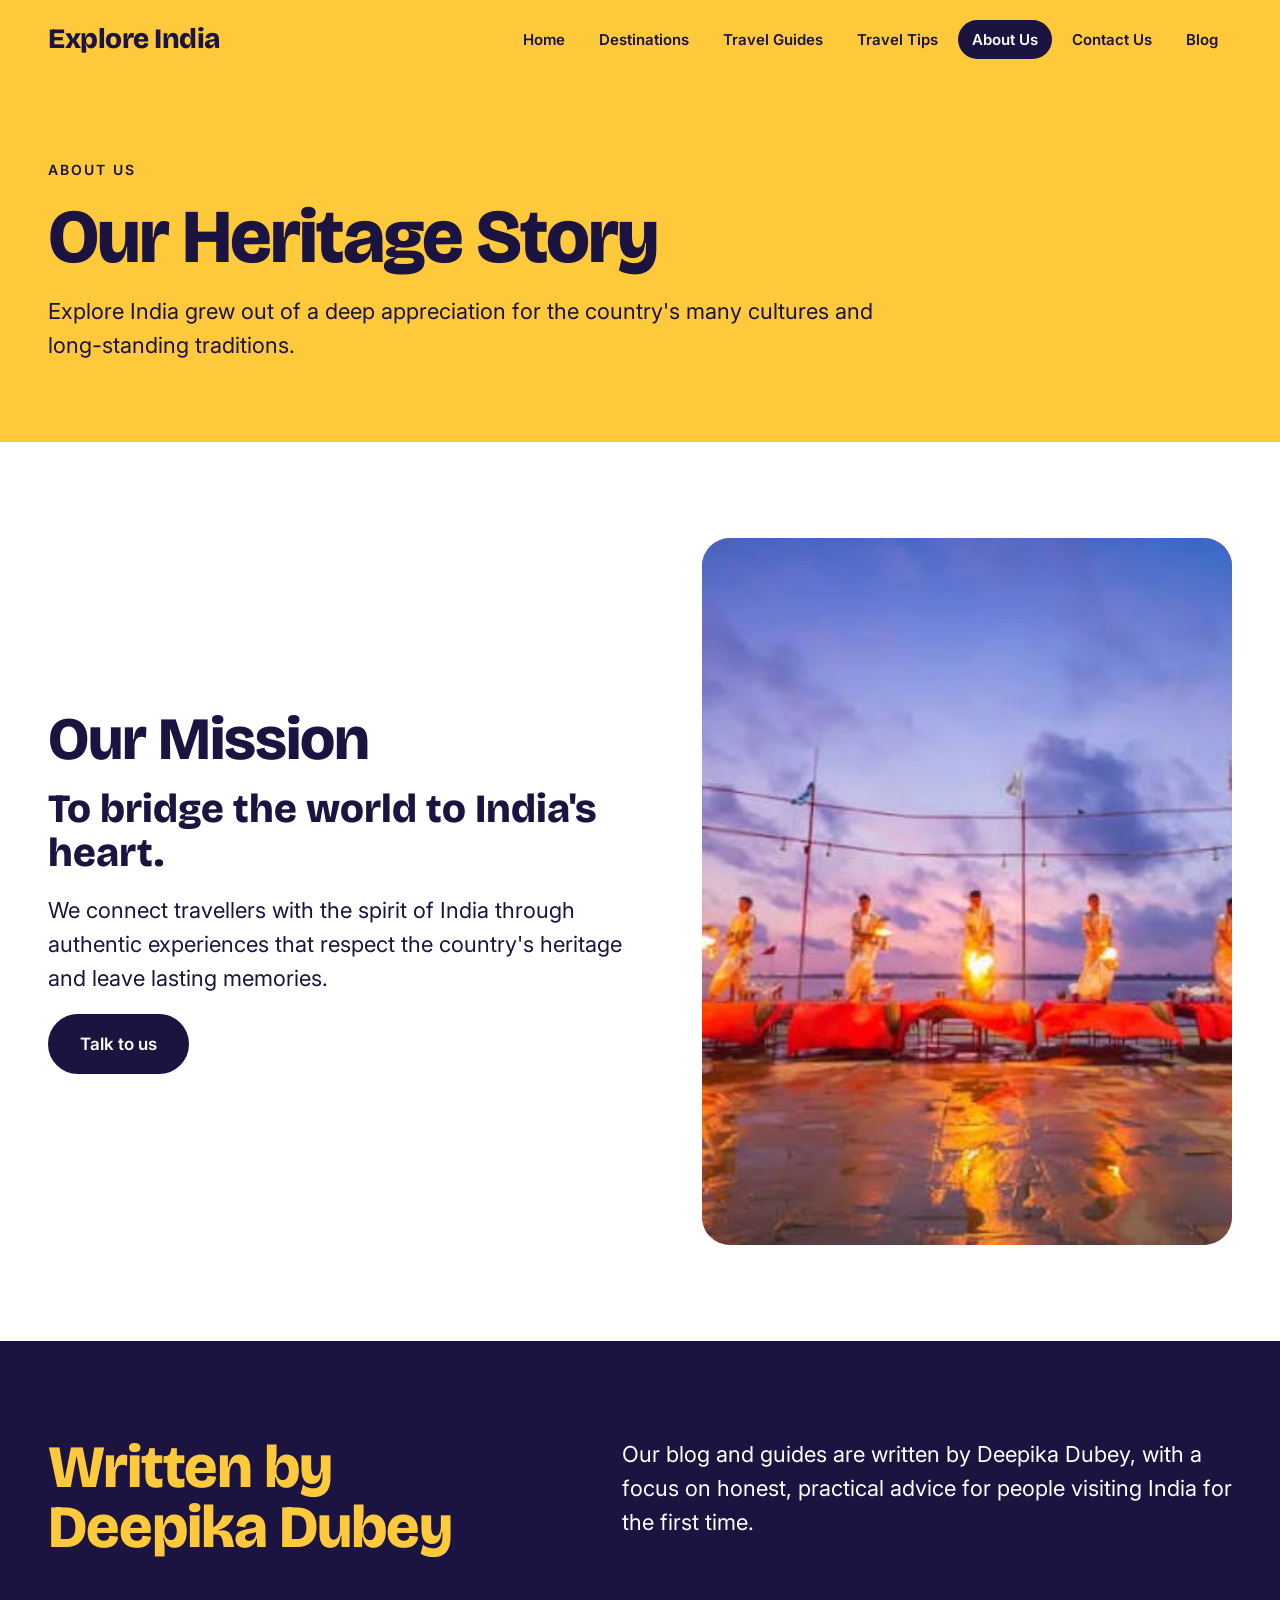
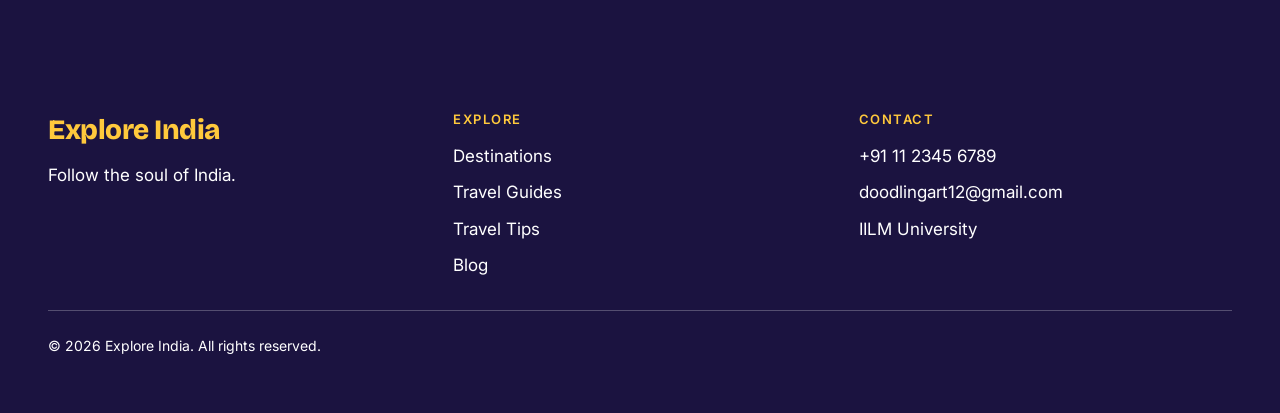
<file: about-us.html>
<!doctype html>
<html lang="en">
<head>
<meta charset="utf-8">
<meta name="viewport" content="width=device-width, initial-scale=1">
<title>About Us | Explore India</title>
<meta name="description" content="Our heritage story and our mission: to bridge the world to India's heart.">
<link rel="preconnect" href="https://fonts.googleapis.com">
<link rel="preconnect" href="https://fonts.gstatic.com" crossorigin>
<link rel="stylesheet" href="https://fonts.googleapis.com/css2?family=Bricolage+Grotesque:opsz,wght@12..96,700;12..96,800&family=Inter:wght@400;500;600&display=swap">
<link rel="stylesheet" href="styles.css">
</head>
<body>

<header class="site-header">
<div class="wrap">
<a class="brand" href="index.html">Explore India</a>
<button class="nav-toggle" aria-expanded="false" aria-controls="site-nav">Menu</button>
<nav class="nav" id="site-nav" aria-label="Main">
<a href="index.html">Home</a>
<a href="destinations.html">Destinations</a>
<a href="travel-guides.html">Travel Guides</a>
<a href="travel-tips.html">Travel Tips</a>
<a href="about-us.html" aria-current="page">About Us</a>
<a href="contact-us.html">Contact Us</a>
<a href="blog.html">Blog</a>
</nav>
</div>
</header>

<main>
<section class="page-hero">
<div class="wrap">
<p class="eyebrow">About Us</p>
<h1>Our Heritage Story</h1>
<p class="lead">Explore India grew out of a deep appreciation for the country's many cultures and long-standing traditions.</p>
</div>
</section>

<section class="section">
<div class="wrap split">
<div class="copy">
<h2>Our Mission</h2>
<p class="lead" style="font-family: var(--display); font-weight: 800; font-size: clamp(26px, 3.4vw, 40px); line-height: 1.1">To bridge the world to India's heart.</p>
<p class="lead">We connect travellers with the spirit of India through authentic experiences that respect the country's heritage and leave lasting memories.</p>
<div class="btns"><a class="btn" href="contact-us.html">Talk to us</a></div>
</div>
<div class="pic">
<div class="media tall" style="--c: var(--pink)" data-slot="images/about.jpg"><img src="about.jpg" alt="Explore India team and travellers" loading="lazy"></div>
</div>
</div>
</section>

<section class="section band-ink">
<div class="wrap row" style="gap: 32px 64px; align-items: flex-start">
<h2 style="flex: 1 1 320px">Written by Deepika Dubey</h2>
<p class="lead" style="flex: 1 1 420px">Our blog and guides are written by Deepika Dubey, with a focus on honest, practical advice for people visiting India for the first time.</p>
</div>
</section>
</main>

<footer class="site-footer">
<div class="wrap">
<div class="col">
<a class="brand" href="index.html">Explore India</a>
<p>Follow the soul of India.</p>
</div>
<div class="col">
<h4>Explore</h4>
<a href="destinations.html">Destinations</a>
<a href="travel-guides.html">Travel Guides</a>
<a href="travel-tips.html">Travel Tips</a>
<a href="blog.html">Blog</a>
</div>
<div class="col">
<h4>Contact</h4>
<a href="tel:+911123456789">+91 11 2345 6789</a>
<a href="mailto:doodlingart12@gmail.com">doodlingart12@gmail.com</a>
<span>IILM University</span>
</div>
<p class="fine">&copy; <span data-year>2026</span> Explore India. All rights reserved.</p>
</div>
</footer>

<script src="script.js"></script>
</body>
</html>
</file>
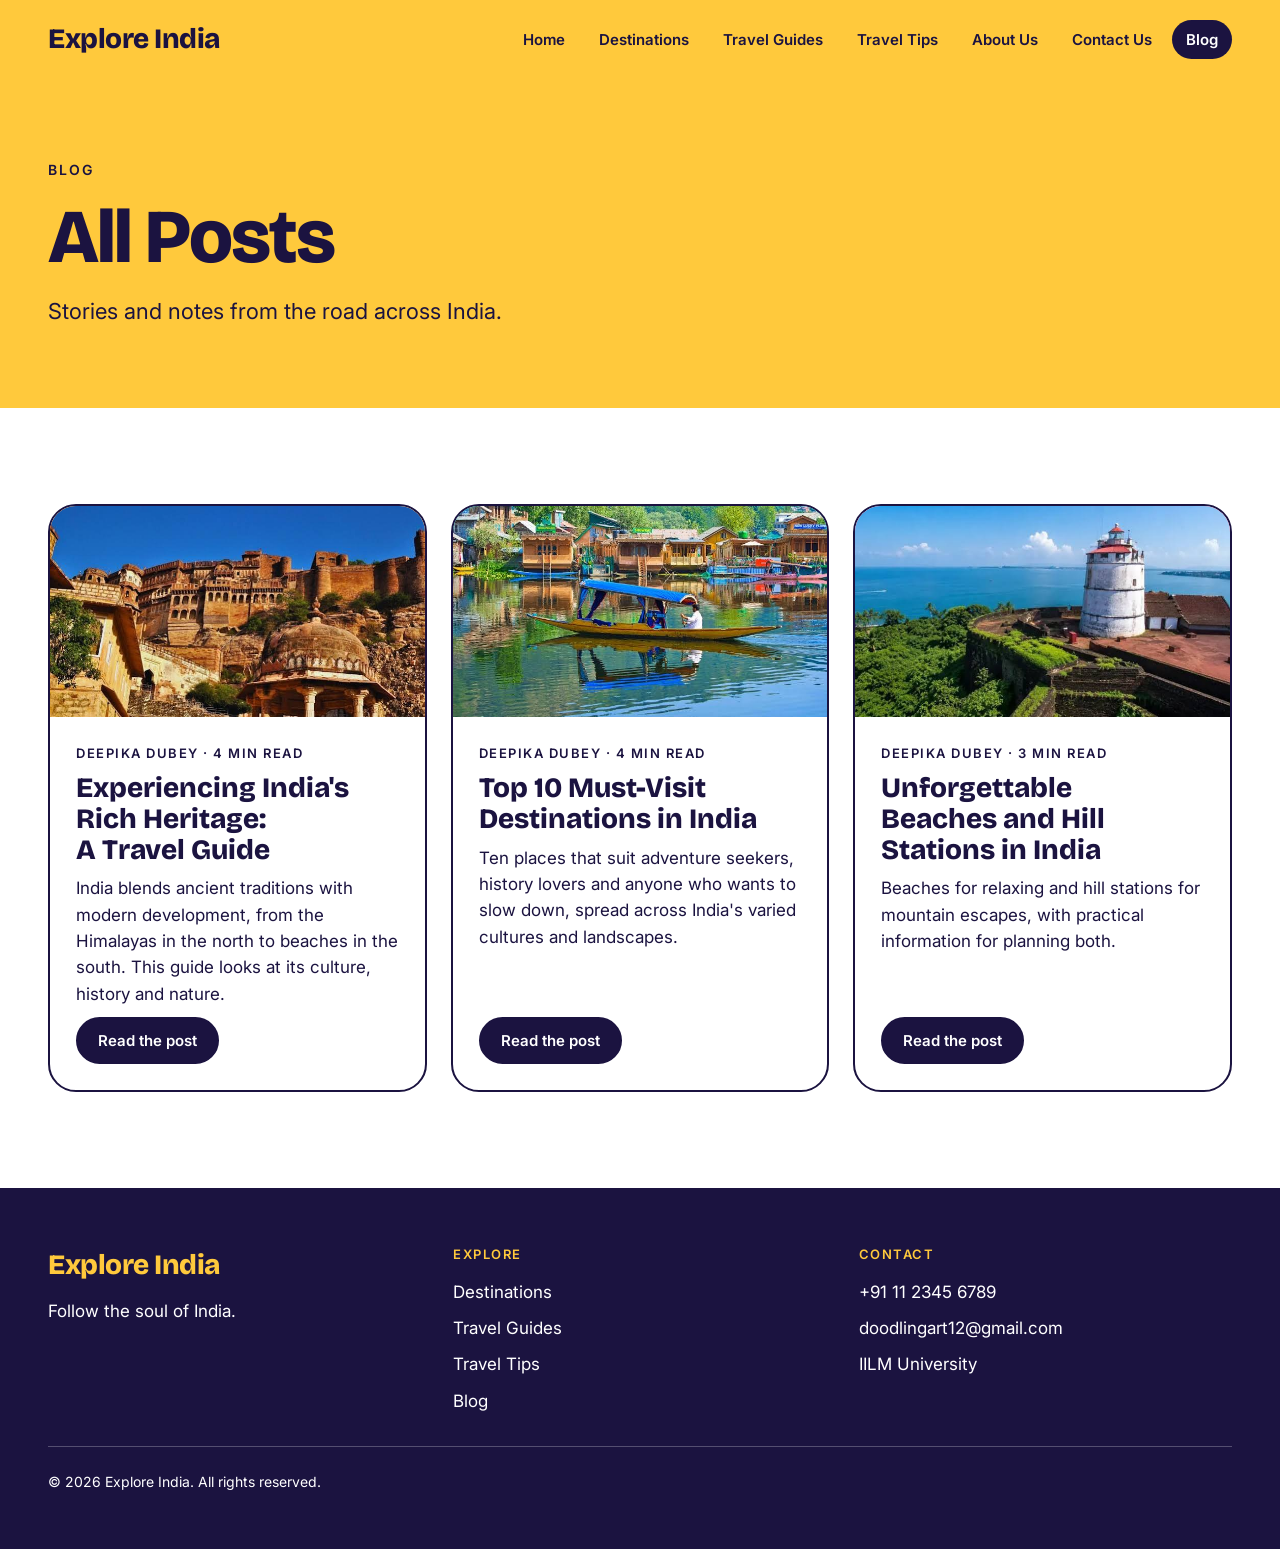
<file: blog.html>
<!doctype html>
<html lang="en">
<head>
<meta charset="utf-8">
<meta name="viewport" content="width=device-width, initial-scale=1">
<title>Blog | Explore India</title>
<meta name="description" content="Travel stories and guides from Explore India.">
<link rel="preconnect" href="https://fonts.googleapis.com">
<link rel="preconnect" href="https://fonts.gstatic.com" crossorigin>
<link rel="stylesheet" href="https://fonts.googleapis.com/css2?family=Bricolage+Grotesque:opsz,wght@12..96,700;12..96,800&family=Inter:wght@400;500;600&display=swap">
<link rel="stylesheet" href="styles.css">
</head>
<body>

<header class="site-header">
<div class="wrap">
<a class="brand" href="index.html">Explore India</a>
<button class="nav-toggle" aria-expanded="false" aria-controls="site-nav">Menu</button>
<nav class="nav" id="site-nav" aria-label="Main">
<a href="index.html">Home</a>
<a href="destinations.html">Destinations</a>
<a href="travel-guides.html">Travel Guides</a>
<a href="travel-tips.html">Travel Tips</a>
<a href="about-us.html">About Us</a>
<a href="contact-us.html">Contact Us</a>
<a href="blog.html" aria-current="page">Blog</a>
</nav>
</div>
</header>

<main>
<section class="page-hero">
<div class="wrap">
<p class="eyebrow">Blog</p>
<h1>All Posts</h1>
<p class="lead">Stories and notes from the road across India.</p>
</div>
</section>

<section class="section">
<div class="wrap cards">

<article class="card">
<div class="media wide" style="--c: var(--saffron)" data-slot="images/blog-heritage.jpg"><img src="blog-heritage.jpg" alt="A historic fort surrounded by lush greenery" loading="lazy"></div>
<div class="card-body">
<p class="tag">Deepika Dubey &middot; 4 min read</p>
<h3>Experiencing India's Rich Heritage: A Travel Guide</h3>
<p>India blends ancient traditions with modern development, from the Himalayas in the north to beaches in the south. This guide looks at its culture, history and nature.</p>
<a class="btn small" href="https://deepikadubeygnmba2.wixsite.com/explore-india/post/experiencing-indias-rich-heritage-a-travel-guide" target="_blank" rel="noopener">Read the post</a>
</div>
</article>

<article class="card">
<div class="media wide" style="--c: var(--teal)" data-slot="images/blog-top10.jpg"><img src="blog-top10.jpg" alt="A collage of famous places in India" loading="lazy"></div>
<div class="card-body">
<p class="tag">Deepika Dubey &middot; 4 min read</p>
<h3>Top 10 Must-Visit Destinations in India</h3>
<p>Ten places that suit adventure seekers, history lovers and anyone who wants to slow down, spread across India's varied cultures and landscapes.</p>
<a class="btn small" href="https://deepikadubeygnmba2.wixsite.com/explore-india/post/top-10-must-visit-destinations-in-india" target="_blank" rel="noopener">Read the post</a>
</div>
</article>

<article class="card">
<div class="media wide" style="--c: var(--pink)" data-slot="images/blog-beaches.jpg"><img src="blog-beaches.jpg" alt="A beach and a hill station in India" loading="lazy"></div>
<div class="card-body">
<p class="tag">Deepika Dubey &middot; 3 min read</p>
<h3>Unforgettable Beaches and Hill Stations in India</h3>
<p>Beaches for relaxing and hill stations for mountain escapes, with practical information for planning both.</p>
<a class="btn small" href="https://deepikadubeygnmba2.wixsite.com/explore-india/post/unforgettable-beaches-and-hill-stations-in-india" target="_blank" rel="noopener">Read the post</a>
</div>
</article>

</div>
</section>
</main>

<footer class="site-footer">
<div class="wrap">
<div class="col">
<a class="brand" href="index.html">Explore India</a>
<p>Follow the soul of India.</p>
</div>
<div class="col">
<h4>Explore</h4>
<a href="destinations.html">Destinations</a>
<a href="travel-guides.html">Travel Guides</a>
<a href="travel-tips.html">Travel Tips</a>
<a href="blog.html">Blog</a>
</div>
<div class="col">
<h4>Contact</h4>
<a href="tel:+911123456789">+91 11 2345 6789</a>
<a href="mailto:doodlingart12@gmail.com">doodlingart12@gmail.com</a>
<span>IILM University</span>
</div>
<p class="fine">&copy; <span data-year>2026</span> Explore India. All rights reserved.</p>
</div>
</footer>

<script src="script.js"></script>
</body>
</html>
</file>
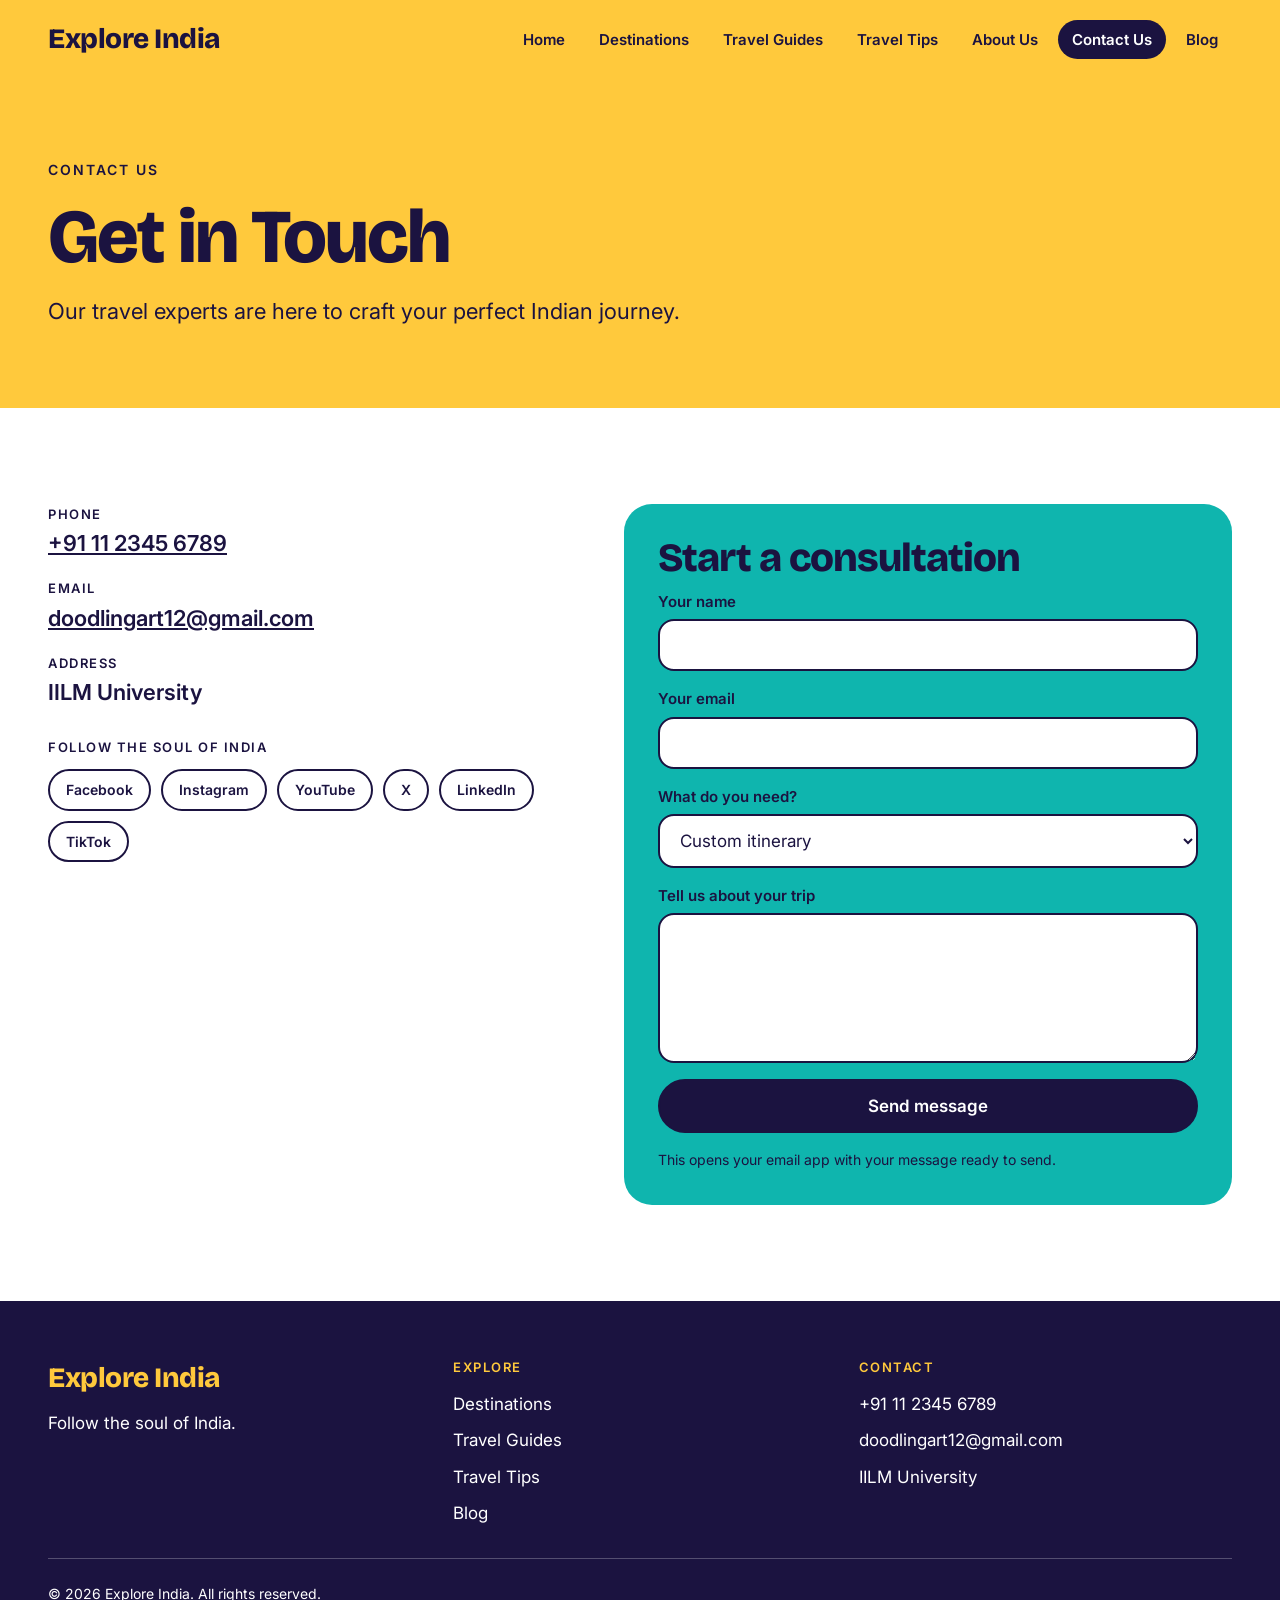
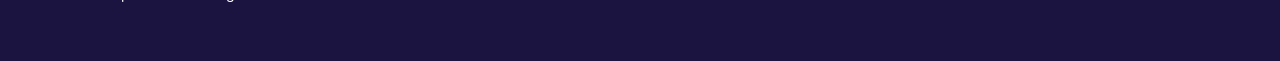
<file: contact-us.html>
<!doctype html>
<html lang="en">
<head>
<meta charset="utf-8">
<meta name="viewport" content="width=device-width, initial-scale=1">
<title>Contact Us | Explore India</title>
<meta name="description" content="Get in touch with Explore India's travel experts to plan your journey.">
<link rel="preconnect" href="https://fonts.googleapis.com">
<link rel="preconnect" href="https://fonts.gstatic.com" crossorigin>
<link rel="stylesheet" href="https://fonts.googleapis.com/css2?family=Bricolage+Grotesque:opsz,wght@12..96,700;12..96,800&family=Inter:wght@400;500;600&display=swap">
<link rel="stylesheet" href="styles.css">
</head>
<body>

<header class="site-header">
<div class="wrap">
<a class="brand" href="index.html">Explore India</a>
<button class="nav-toggle" aria-expanded="false" aria-controls="site-nav">Menu</button>
<nav class="nav" id="site-nav" aria-label="Main">
<a href="index.html">Home</a>
<a href="destinations.html">Destinations</a>
<a href="travel-guides.html">Travel Guides</a>
<a href="travel-tips.html">Travel Tips</a>
<a href="about-us.html">About Us</a>
<a href="contact-us.html" aria-current="page">Contact Us</a>
<a href="blog.html">Blog</a>
</nav>
</div>
</header>

<main>
<section class="page-hero">
<div class="wrap">
<p class="eyebrow">Contact Us</p>
<h1>Get in Touch</h1>
<p class="lead">Our travel experts are here to craft your perfect Indian journey.</p>
</div>
</section>

<section class="section">
<div class="wrap row" style="gap: 48px">
<div class="stack" style="flex: 1 1 340px; min-width: 0; gap: 28px">
<ul class="contact-list">
<li><span class="label">Phone</span><a href="tel:+911123456789">+91 11 2345 6789</a></li>
<li><span class="label">Email</span><a href="mailto:doodlingart12@gmail.com">doodlingart12@gmail.com</a></li>
<li><span class="label">Address</span><span class="value">IILM University</span></li>
</ul>
<div class="stack" style="gap: 12px">
<p class="tag">Follow the soul of India</p>
<ul class="socials">
<li><a href="https://www.facebook.com" target="_blank" rel="noopener">Facebook</a></li>
<li><a href="https://www.instagram.com" target="_blank" rel="noopener">Instagram</a></li>
<li><a href="https://www.youtube.com" target="_blank" rel="noopener">YouTube</a></li>
<li><a href="https://x.com" target="_blank" rel="noopener">X</a></li>
<li><a href="https://www.linkedin.com" target="_blank" rel="noopener">LinkedIn</a></li>
<li><a href="https://www.tiktok.com" target="_blank" rel="noopener">TikTok</a></li>
</ul>
</div>
</div>

<div class="panel band-teal" style="flex: 1 1 420px">
<h2 style="font-size: clamp(28px, 3.4vw, 40px)">Start a consultation</h2>
<form id="contact-form">
<label for="name">Your name
<input id="name" name="name" type="text" autocomplete="name" required>
</label>
<label for="email">Your email
<input id="email" name="email" type="email" autocomplete="email" required>
</label>
<label for="topic">What do you need?
<select id="topic" name="topic">
<option>Custom itinerary</option>
<option>The Golden Triangle</option>
<option>Kerala Backwaters</option>
<option>Himalayan Mystique</option>
<option>Royal Heritage Tour</option>
<option>Something else</option>
</select>
</label>
<label for="message">Tell us about your trip
<textarea id="message" name="message" required></textarea>
</label>
<button class="btn" type="submit">Send message</button>
<p class="note">This opens your email app with your message ready to send.</p>
</form>
</div>
</div>
</section>
</main>

<footer class="site-footer">
<div class="wrap">
<div class="col">
<a class="brand" href="index.html">Explore India</a>
<p>Follow the soul of India.</p>
</div>
<div class="col">
<h4>Explore</h4>
<a href="destinations.html">Destinations</a>
<a href="travel-guides.html">Travel Guides</a>
<a href="travel-tips.html">Travel Tips</a>
<a href="blog.html">Blog</a>
</div>
<div class="col">
<h4>Contact</h4>
<a href="tel:+911123456789">+91 11 2345 6789</a>
<a href="mailto:doodlingart12@gmail.com">doodlingart12@gmail.com</a>
<span>IILM University</span>
</div>
<p class="fine">&copy; <span data-year>2026</span> Explore India. All rights reserved.</p>
</div>
</footer>

<script src="script.js"></script>
</body>
</html>
</file>
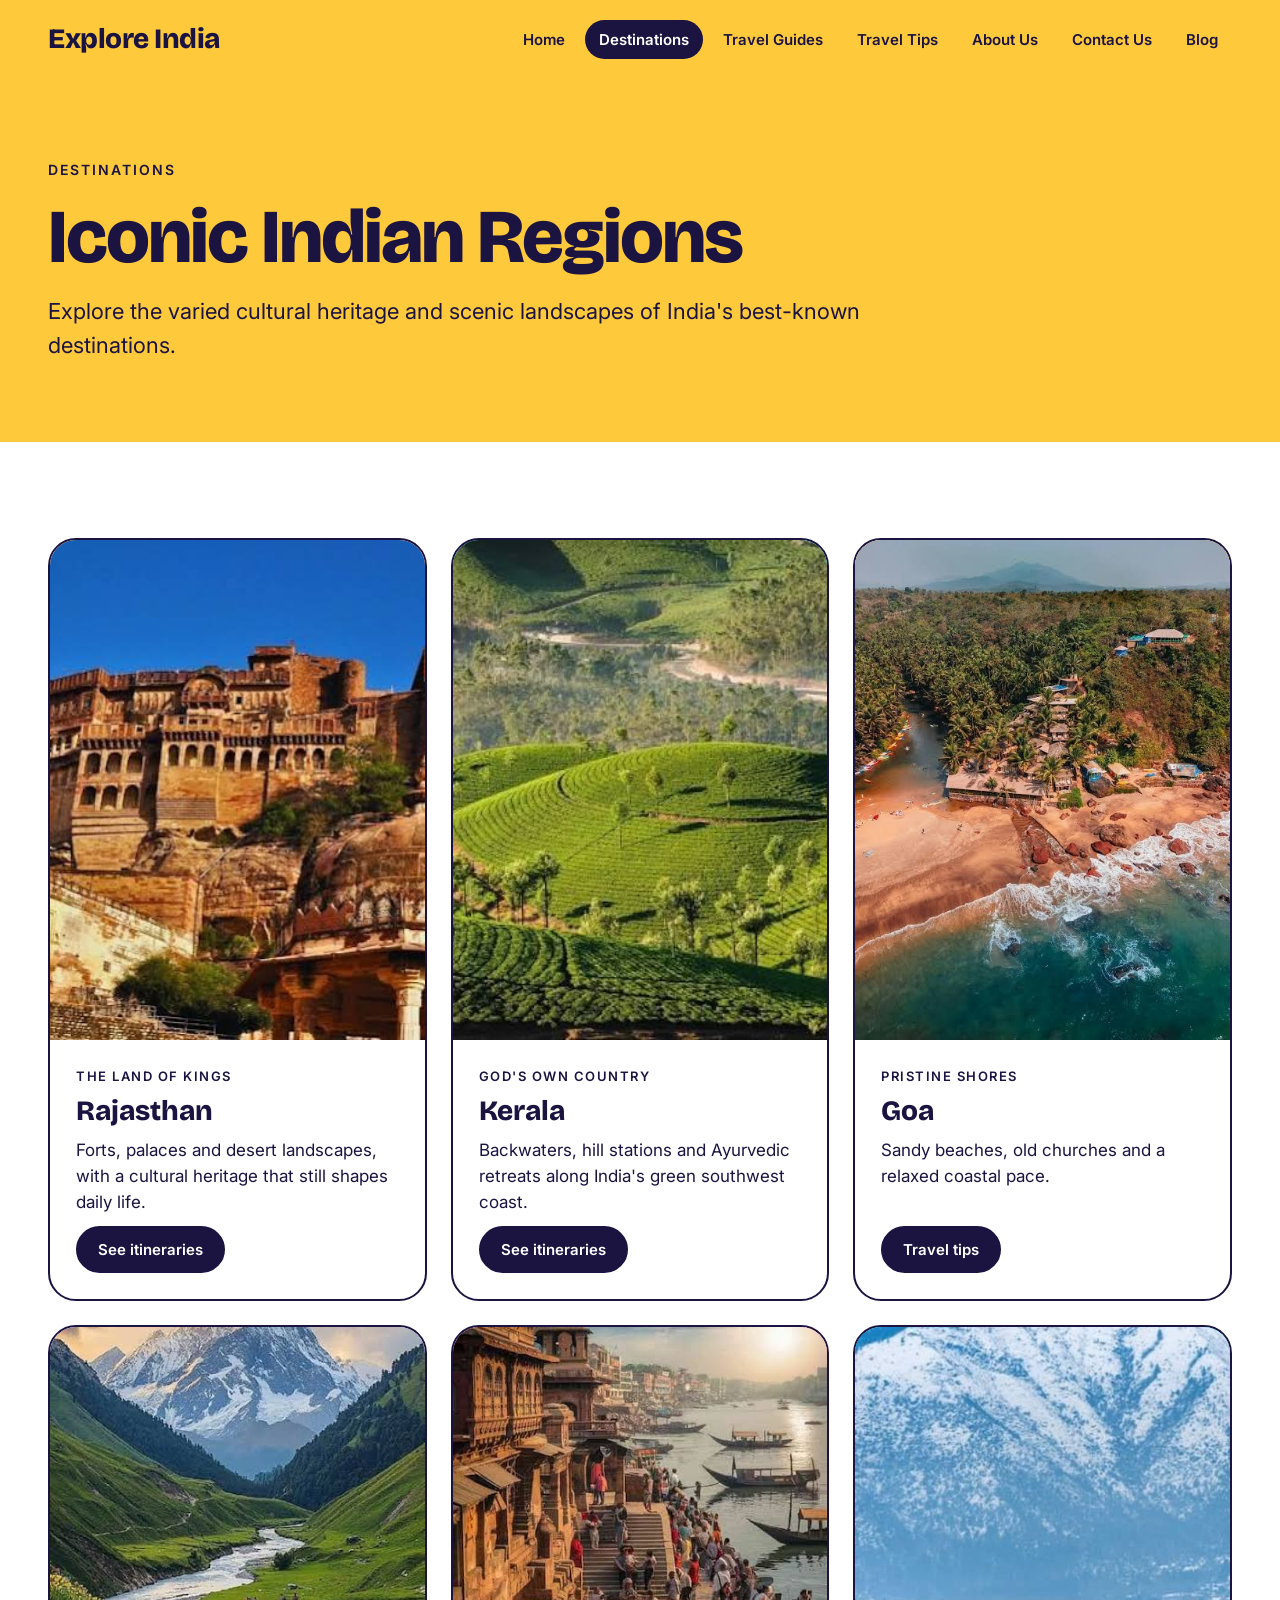
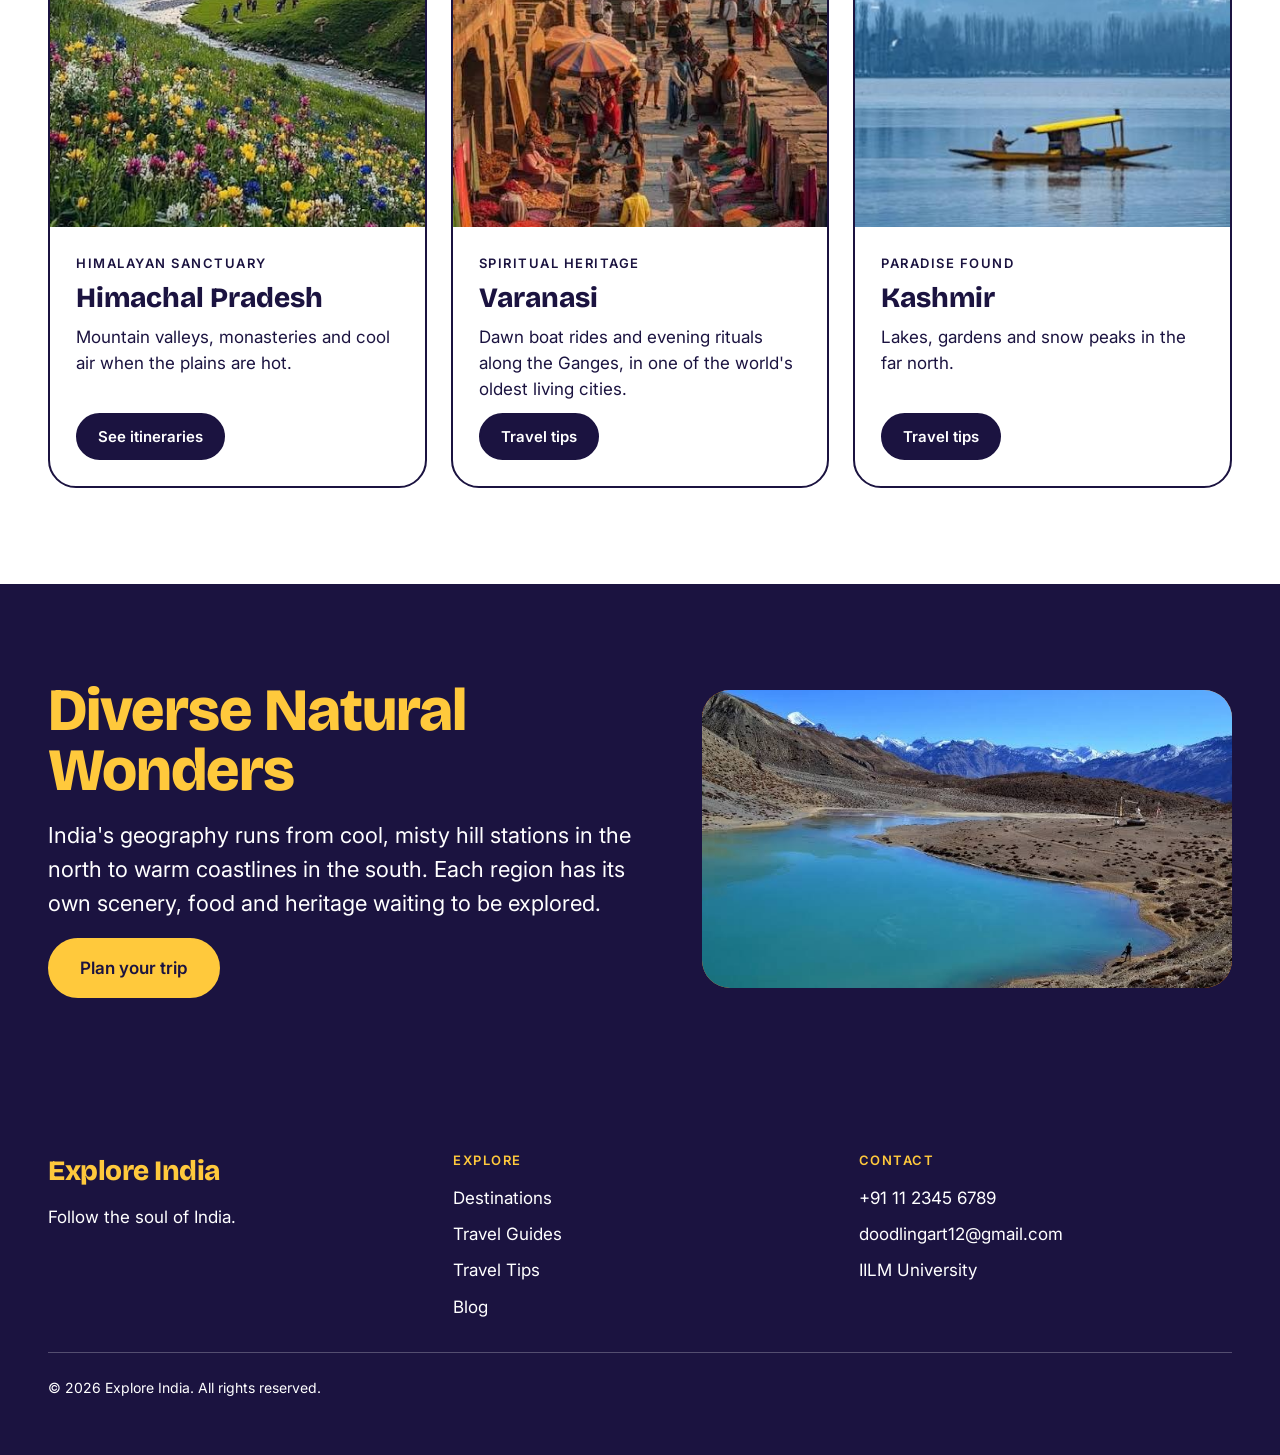
<file: destinations.html>
<!doctype html>
<html lang="en">
<head>
<meta charset="utf-8">
<meta name="viewport" content="width=device-width, initial-scale=1">
<title>Destinations | Explore India</title>
<meta name="description" content="Rajasthan, Kerala, Goa, Himachal Pradesh, Varanasi and Kashmir: India's most iconic regions.">
<link rel="preconnect" href="https://fonts.googleapis.com">
<link rel="preconnect" href="https://fonts.gstatic.com" crossorigin>
<link rel="stylesheet" href="https://fonts.googleapis.com/css2?family=Bricolage+Grotesque:opsz,wght@12..96,700;12..96,800&family=Inter:wght@400;500;600&display=swap">
<link rel="stylesheet" href="styles.css">
</head>
<body>

<header class="site-header">
<div class="wrap">
<a class="brand" href="index.html">Explore India</a>
<button class="nav-toggle" aria-expanded="false" aria-controls="site-nav">Menu</button>
<nav class="nav" id="site-nav" aria-label="Main">
<a href="index.html">Home</a>
<a href="destinations.html" aria-current="page">Destinations</a>
<a href="travel-guides.html">Travel Guides</a>
<a href="travel-tips.html">Travel Tips</a>
<a href="about-us.html">About Us</a>
<a href="contact-us.html">Contact Us</a>
<a href="blog.html">Blog</a>
</nav>
</div>
</header>

<main>
<section class="page-hero">
<div class="wrap">
<p class="eyebrow">Destinations</p>
<h1>Iconic Indian Regions</h1>
<p class="lead">Explore the varied cultural heritage and scenic landscapes of India's best-known destinations.</p>
</div>
</section>

<section class="section">
<div class="wrap cards">

<article class="card" id="rajasthan">
<div class="media tall" style="--c: var(--saffron)" data-slot="images/rajasthan.jpg"><img src="rajasthan.jpg" alt="A Rajasthan fort rising from the desert" loading="lazy"></div>
<div class="card-body">
<p class="tag">The Land of Kings</p>
<h3>Rajasthan</h3>
<p>Forts, palaces and desert landscapes, with a cultural heritage that still shapes daily life.</p>
<a class="btn small" href="travel-guides.html">See itineraries</a>
</div>
</article>

<article class="card" id="kerala">
<div class="media tall" style="--c: var(--teal)" data-slot="images/kerala.jpg"><img src="kerala.jpg" alt="Kerala backwaters at sunrise" loading="lazy"></div>
<div class="card-body">
<p class="tag">God's Own Country</p>
<h3>Kerala</h3>
<p>Backwaters, hill stations and Ayurvedic retreats along India's green southwest coast.</p>
<a class="btn small" href="travel-guides.html">See itineraries</a>
</div>
</article>

<article class="card" id="goa">
<div class="media tall" style="--c: var(--sun)" data-slot="images/goa.jpg"><img src="goa.jpg" alt="A quiet beach in Goa" loading="lazy"></div>
<div class="card-body">
<p class="tag">Pristine Shores</p>
<h3>Goa</h3>
<p>Sandy beaches, old churches and a relaxed coastal pace.</p>
<a class="btn small" href="travel-tips.html">Travel tips</a>
</div>
</article>

<article class="card" id="himachal">
<div class="media tall" style="--c: var(--lilac)" data-slot="images/himachal.jpg"><img src="himachal.jpg" alt="Himalayan peaks above Himachal Pradesh" loading="lazy"></div>
<div class="card-body">
<p class="tag">Himalayan Sanctuary</p>
<h3>Himachal Pradesh</h3>
<p>Mountain valleys, monasteries and cool air when the plains are hot.</p>
<a class="btn small" href="travel-guides.html">See itineraries</a>
</div>
</article>

<article class="card" id="varanasi">
<div class="media tall" style="--c: var(--pink)" data-slot="images/varanasi.jpg"><img src="varanasi.jpg" alt="Evening ritual on the ghats of Varanasi" loading="lazy"></div>
<div class="card-body">
<p class="tag">Spiritual Heritage</p>
<h3>Varanasi</h3>
<p>Dawn boat rides and evening rituals along the Ganges, in one of the world's oldest living cities.</p>
<a class="btn small" href="travel-tips.html">Travel tips</a>
</div>
</article>

<article class="card" id="kashmir">
<div class="media tall" style="--c: var(--teal)" data-slot="images/kashmir.jpg"><img src="kashmir.jpg" alt="A lake framed by mountains in Kashmir" loading="lazy"></div>
<div class="card-body">
<p class="tag">Paradise Found</p>
<h3>Kashmir</h3>
<p>Lakes, gardens and snow peaks in the far north.</p>
<a class="btn small" href="travel-tips.html">Travel tips</a>
</div>
</article>

</div>
</section>

<section class="section band-ink">
<div class="wrap split">
<div class="copy">
<h2>Diverse Natural Wonders</h2>
<p class="lead">India's geography runs from cool, misty hill stations in the north to warm coastlines in the south. Each region has its own scenery, food and heritage waiting to be explored.</p>
<div class="btns"><a class="btn light" href="contact-us.html">Plan your trip</a></div>
</div>
<div class="pic">
<div class="media wide" style="--c: var(--saffron)" data-slot="images/wonders.jpg"><img src="wonders.jpg" alt="Landscapes of India from mountains to coast" loading="lazy"></div>
</div>
</div>
</section>
</main>

<footer class="site-footer">
<div class="wrap">
<div class="col">
<a class="brand" href="index.html">Explore India</a>
<p>Follow the soul of India.</p>
</div>
<div class="col">
<h4>Explore</h4>
<a href="destinations.html">Destinations</a>
<a href="travel-guides.html">Travel Guides</a>
<a href="travel-tips.html">Travel Tips</a>
<a href="blog.html">Blog</a>
</div>
<div class="col">
<h4>Contact</h4>
<a href="tel:+911123456789">+91 11 2345 6789</a>
<a href="mailto:doodlingart12@gmail.com">doodlingart12@gmail.com</a>
<span>IILM University</span>
</div>
<p class="fine">&copy; <span data-year>2026</span> Explore India. All rights reserved.</p>
</div>
</footer>

<script src="script.js"></script>
</body>
</html>
</file>
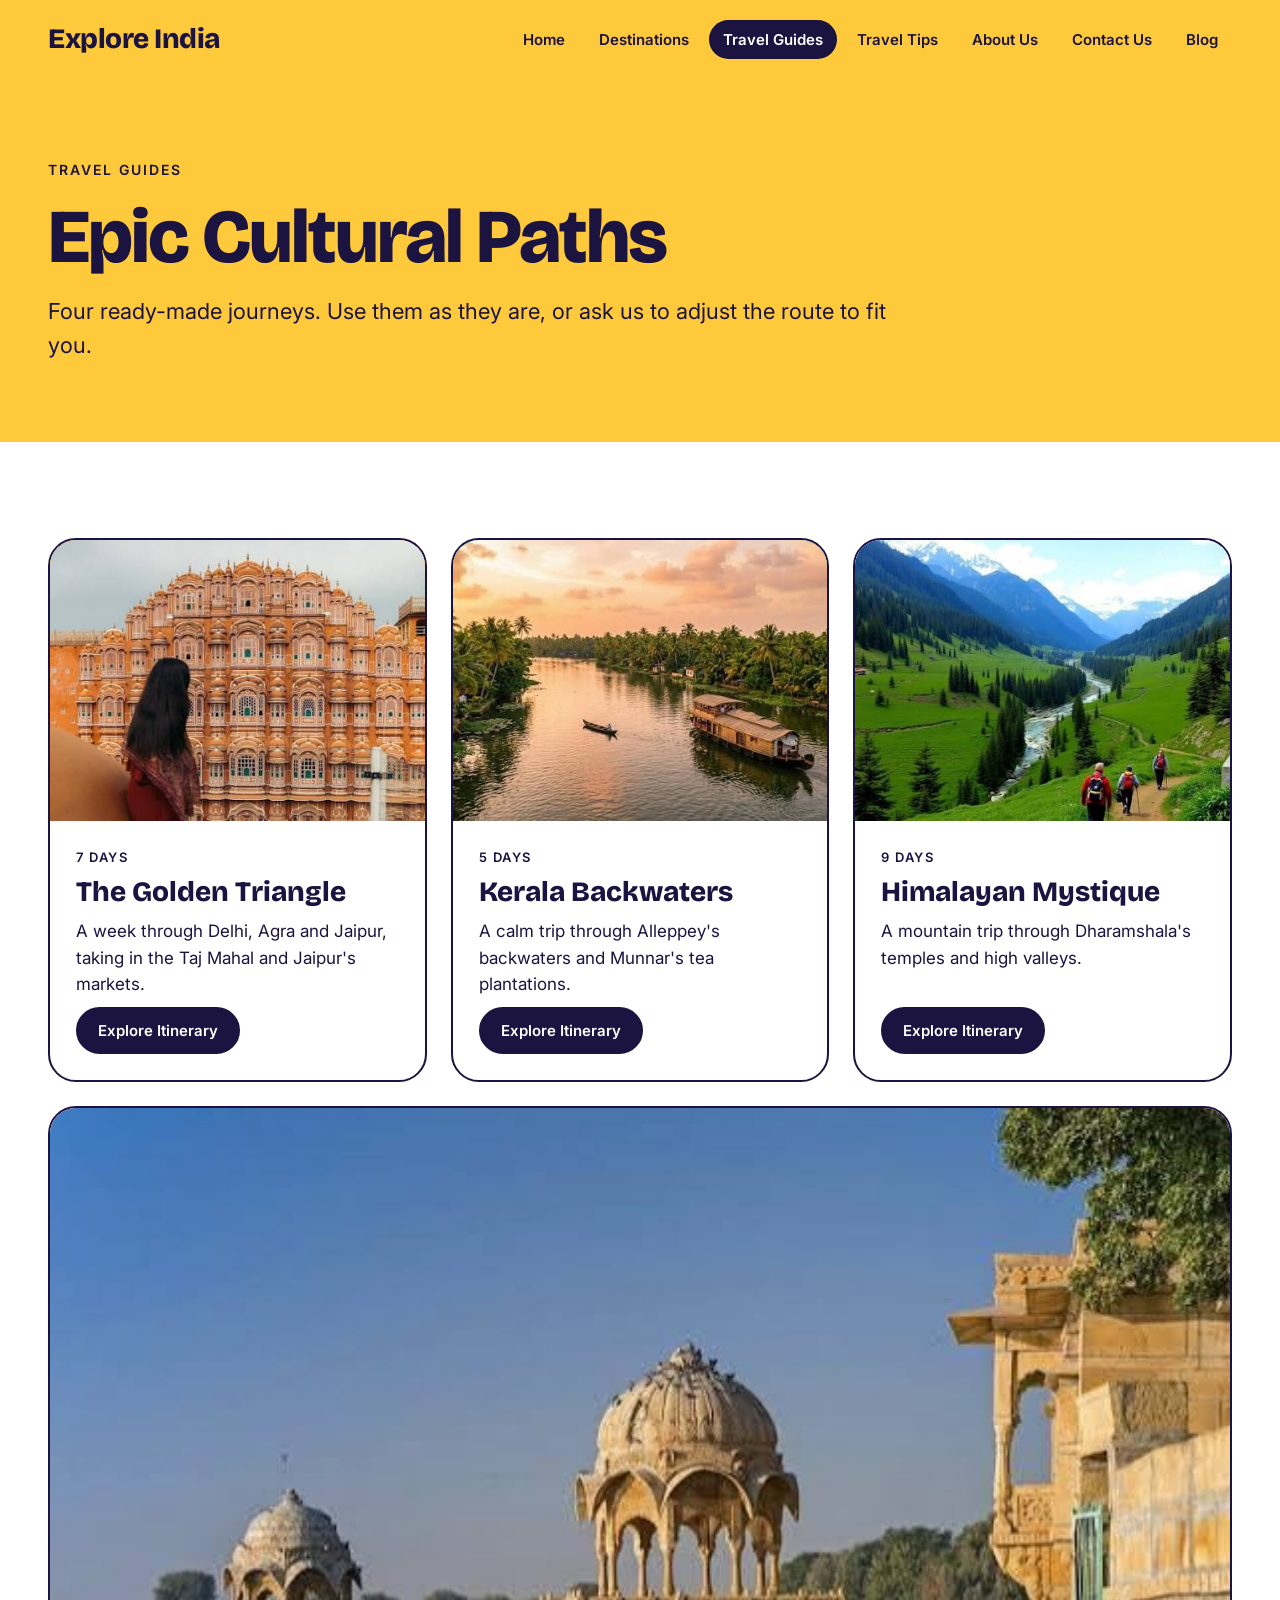
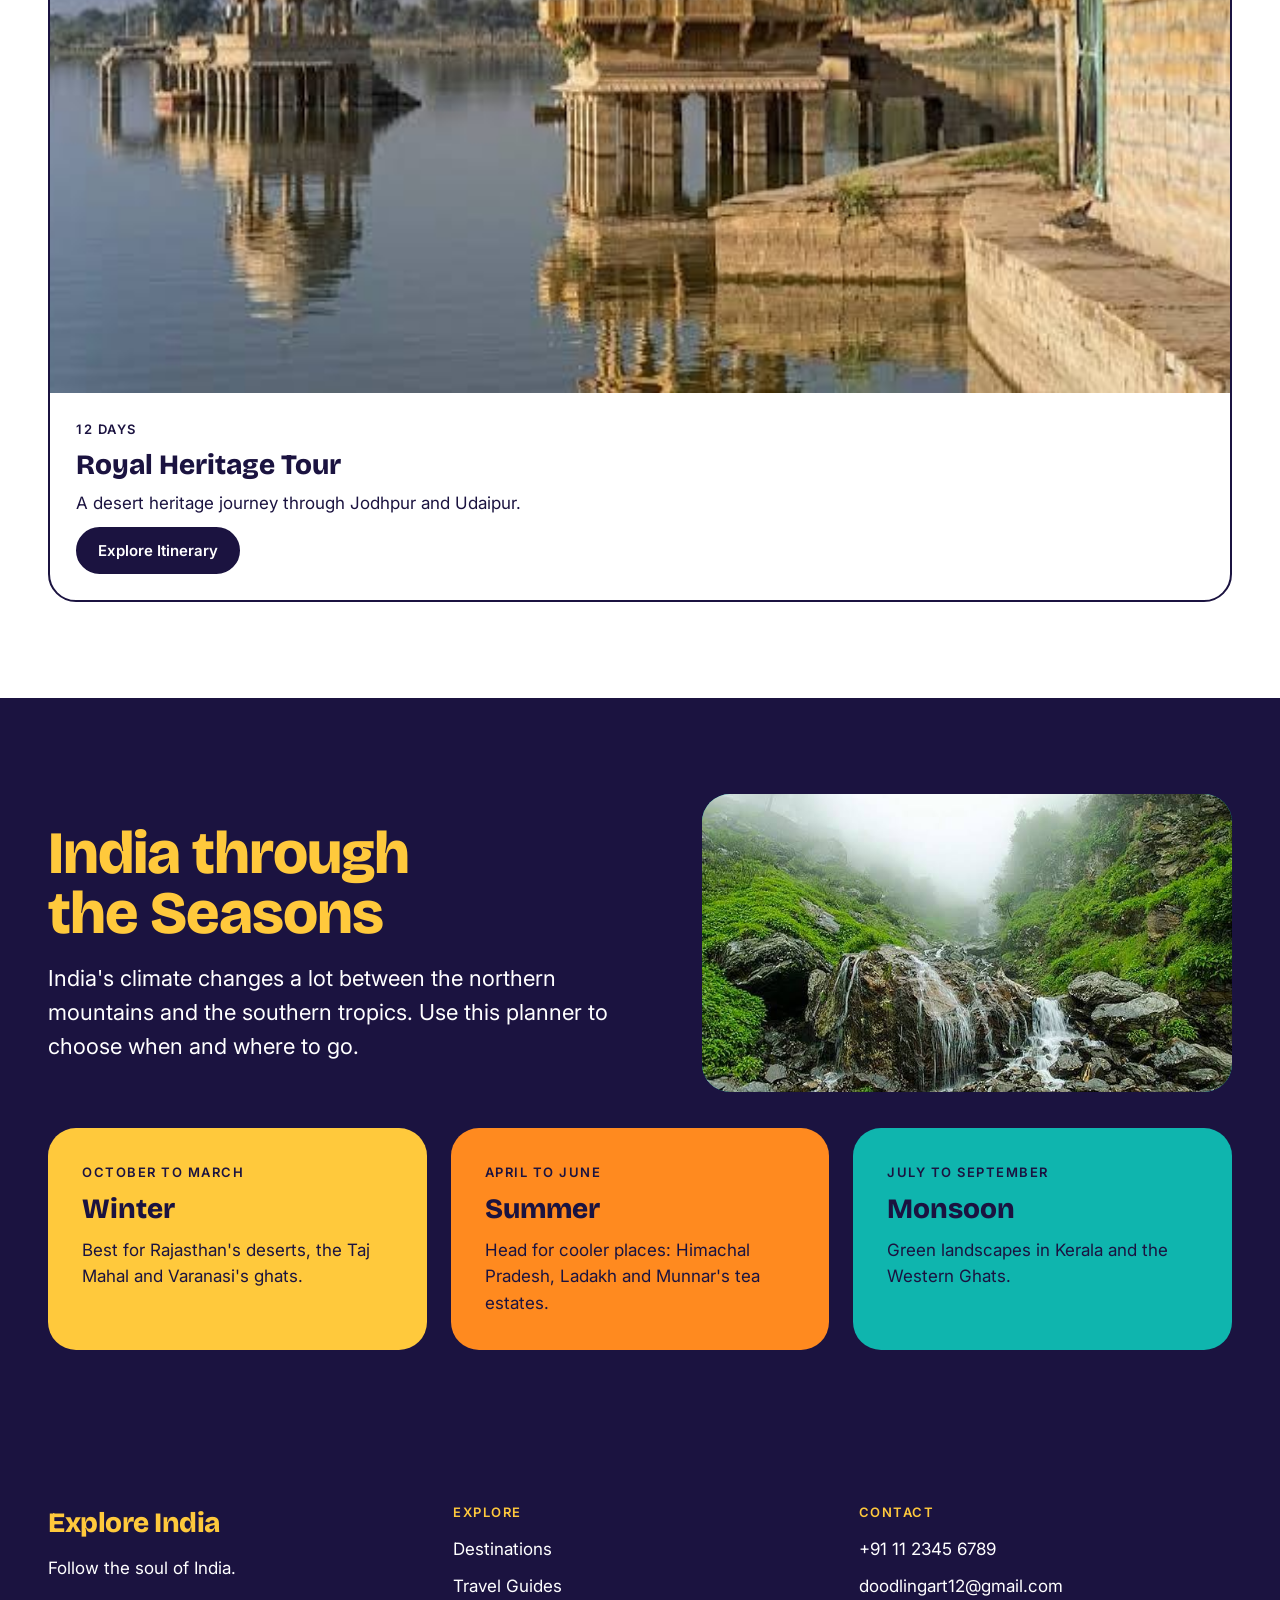
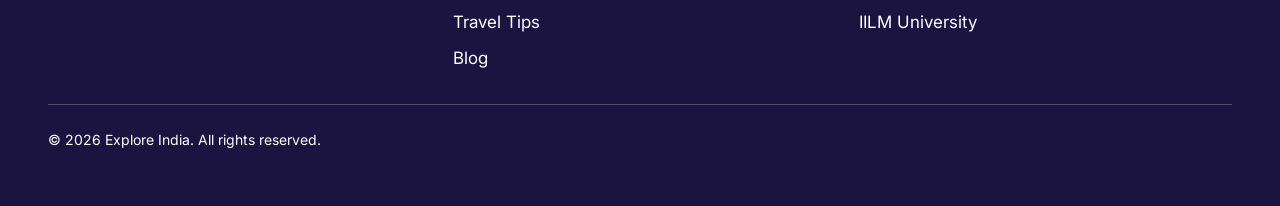
<file: travel-guides.html>
<!doctype html>
<html lang="en">
<head>
<meta charset="utf-8">
<meta name="viewport" content="width=device-width, initial-scale=1">
<title>Travel Guides | Explore India</title>
<meta name="description" content="Itineraries from five to twelve days, plus a season-by-season planner for India.">
<link rel="preconnect" href="https://fonts.googleapis.com">
<link rel="preconnect" href="https://fonts.gstatic.com" crossorigin>
<link rel="stylesheet" href="https://fonts.googleapis.com/css2?family=Bricolage+Grotesque:opsz,wght@12..96,700;12..96,800&family=Inter:wght@400;500;600&display=swap">
<link rel="stylesheet" href="styles.css">
</head>
<body>

<header class="site-header">
<div class="wrap">
<a class="brand" href="index.html">Explore India</a>
<button class="nav-toggle" aria-expanded="false" aria-controls="site-nav">Menu</button>
<nav class="nav" id="site-nav" aria-label="Main">
<a href="index.html">Home</a>
<a href="destinations.html">Destinations</a>
<a href="travel-guides.html" aria-current="page">Travel Guides</a>
<a href="travel-tips.html">Travel Tips</a>
<a href="about-us.html">About Us</a>
<a href="contact-us.html">Contact Us</a>
<a href="blog.html">Blog</a>
</nav>
</div>
</header>

<main>
<section class="page-hero">
<div class="wrap">
<p class="eyebrow">Travel Guides</p>
<h1>Epic Cultural Paths</h1>
<p class="lead">Four ready-made journeys. Use them as they are, or ask us to adjust the route to fit you.</p>
</div>
</section>

<section class="section">
<div class="wrap cards">

<article class="card">
<div class="media" style="--c: var(--saffron)" data-slot="images/golden-triangle.jpg"><img src="golden-triangle.jpg" alt="The Taj Mahal at first light" loading="lazy"></div>
<div class="card-body">
<p class="tag">7 days</p>
<h3>The Golden Triangle</h3>
<p>A week through Delhi, Agra and Jaipur, taking in the Taj Mahal and Jaipur's markets.</p>
<a class="btn small" href="contact-us.html">Explore Itinerary</a>
</div>
</article>

<article class="card">
<div class="media" style="--c: var(--teal)" data-slot="images/kerala-backwaters.jpg"><img src="kerala-backwaters.jpg" alt="A houseboat on the Alleppey backwaters" loading="lazy"></div>
<div class="card-body">
<p class="tag">5 days</p>
<h3>Kerala Backwaters</h3>
<p>A calm trip through Alleppey's backwaters and Munnar's tea plantations.</p>
<a class="btn small" href="contact-us.html">Explore Itinerary</a>
</div>
</article>

<article class="card">
<div class="media" style="--c: var(--lilac)" data-slot="images/himalayan-mystique.jpg"><img src="himalayan-mystique.jpg" alt="Mountain valley near Dharamshala" loading="lazy"></div>
<div class="card-body">
<p class="tag">9 days</p>
<h3>Himalayan Mystique</h3>
<p>A mountain trip through Dharamshala's temples and high valleys.</p>
<a class="btn small" href="contact-us.html">Explore Itinerary</a>
</div>
</article>

<article class="card">
<div class="media" style="--c: var(--pink)" data-slot="images/royal-heritage.jpg"><img src="royal-heritage.jpg" alt="A palace on a lake in Udaipur" loading="lazy"></div>
<div class="card-body">
<p class="tag">12 days</p>
<h3>Royal Heritage Tour</h3>
<p>A desert heritage journey through Jodhpur and Udaipur.</p>
<a class="btn small" href="contact-us.html">Explore Itinerary</a>
</div>
</article>

</div>
</section>

<section class="section band-ink">
<div class="wrap stack" style="gap: 36px">
<div class="split">
<div class="copy">
<h2>India through the Seasons</h2>
<p class="lead">India's climate changes a lot between the northern mountains and the southern tropics. Use this planner to choose when and where to go.</p>
</div>
<div class="pic">
<div class="media wide" style="--c: var(--teal)" data-slot="images/seasons.jpg"><img src="seasons.jpg" alt="India's landscapes across the seasons" loading="lazy"></div>
</div>
</div>
<div class="row">
<div class="panel band-sun" style="color: var(--ink)">
<p class="tag">October to March</p>
<h3>Winter</h3>
<p>Best for Rajasthan's deserts, the Taj Mahal and Varanasi's ghats.</p>
</div>
<div class="panel band-saffron" style="color: var(--ink)">
<p class="tag">April to June</p>
<h3>Summer</h3>
<p>Head for cooler places: Himachal Pradesh, Ladakh and Munnar's tea estates.</p>
</div>
<div class="panel band-teal" style="color: var(--ink)">
<p class="tag">July to September</p>
<h3>Monsoon</h3>
<p>Green landscapes in Kerala and the Western Ghats.</p>
</div>
</div>
</div>
</section>
</main>

<footer class="site-footer">
<div class="wrap">
<div class="col">
<a class="brand" href="index.html">Explore India</a>
<p>Follow the soul of India.</p>
</div>
<div class="col">
<h4>Explore</h4>
<a href="destinations.html">Destinations</a>
<a href="travel-guides.html">Travel Guides</a>
<a href="travel-tips.html">Travel Tips</a>
<a href="blog.html">Blog</a>
</div>
<div class="col">
<h4>Contact</h4>
<a href="tel:+911123456789">+91 11 2345 6789</a>
<a href="mailto:doodlingart12@gmail.com">doodlingart12@gmail.com</a>
<span>IILM University</span>
</div>
<p class="fine">&copy; <span data-year>2026</span> Explore India. All rights reserved.</p>
</div>
</footer>

<script src="script.js"></script>
</body>
</html>
</file>
<file: styles.css>
/* Explore India: shared styles */
:root {
  --ink: #1B1340;
  --sun: #FFC93C;
  --saffron: #FF8A1F;
  --pink: #FF6FA3;
  --teal: #0FB5AE;
  --lilac: #B9A8FF;
  --white: #FFFFFF;
  --display: 'Bricolage Grotesque', Inter, system-ui, sans-serif;
  --body: Inter, system-ui, sans-serif;
  --gutter: clamp(20px, 4vw, 48px);
  --radius: 28px;
}

* { box-sizing: border-box; }
html { scroll-behavior: smooth; }
body {
  margin: 0;
  font-family: var(--body);
  font-size: 17px;
  line-height: 1.55;
  color: var(--ink);
  background: var(--white);
}
img, video { max-width: 100%; display: block; }
a { color: inherit; }
h1, h2, h3 { font-family: var(--display); margin: 0; text-wrap: balance; }
h1 { font-weight: 800; font-size: clamp(44px, 7vw, 92px); line-height: 0.96; letter-spacing: -2px; }
h2 { font-weight: 800; font-size: clamp(34px, 5vw, 60px); line-height: 1; letter-spacing: -1px; }
h3 { font-weight: 800; font-size: 28px; line-height: 1.1; }
p { margin: 0; }
:focus-visible { outline: 3px solid var(--ink); outline-offset: 3px; }

.wrap { width: 100%; max-width: 1360px; margin: 0 auto; padding-inline: var(--gutter); }
.section { padding-block: clamp(56px, 9vw, 96px); }
.stack { display: flex; flex-direction: column; gap: 20px; }
.row { display: flex; flex-wrap: wrap; gap: 24px; }
.row > * { min-width: 0; }
.eyebrow { font-size: 14px; font-weight: 600; letter-spacing: 2px; text-transform: uppercase; }
.lead { font-size: clamp(18px, 2vw, 22px); line-height: 1.55; max-width: 60ch; }

/* Header */
.site-header { background: var(--sun); }
.site-header .wrap { display: flex; flex-wrap: wrap; align-items: center; justify-content: space-between; gap: 12px 32px; padding-block: 18px; }
.brand { font-family: var(--display); font-weight: 800; font-size: 28px; letter-spacing: -0.5px; text-decoration: none; }
.nav { display: flex; flex-wrap: wrap; gap: 8px 6px; font-weight: 600; font-size: 15px; }
.nav a { text-decoration: none; padding: 8px 14px; border-radius: 999px; }
.nav a:hover { background: rgba(27, 19, 64, 0.12); }
.nav a[aria-current="page"] { background: var(--ink); color: var(--white); }
.nav-toggle { display: none; background: var(--ink); color: var(--white); border: 0; border-radius: 999px; padding: 10px 18px; font: 600 15px var(--body); cursor: pointer; }

@media (max-width: 900px) {
  .nav-toggle { display: inline-block; }
  .nav { display: none; width: 100%; flex-direction: column; }
  .nav.open { display: flex; }
  .nav a { padding: 12px 14px; }
}

/* Buttons */
.btn { display: inline-block; padding: 15px 30px; border-radius: 999px; font-weight: 600; font-size: 17px; text-decoration: none; background: var(--ink); color: var(--white); border: 2px solid var(--ink); cursor: pointer; font-family: var(--body); }
.btn:hover { transform: translateY(-2px); }
.btn.ghost { background: transparent; color: var(--ink); }
.btn.light { background: var(--sun); color: var(--ink); border-color: var(--sun); }
.btn.small { padding: 10px 20px; font-size: 15px; }
.btns { display: flex; flex-wrap: wrap; gap: 14px; }

/* Media slots: shows the image if present, a labelled colour block if not */
.media { position: relative; overflow: hidden; background: var(--c, var(--teal)); border-radius: var(--radius); aspect-ratio: var(--ratio, 4 / 3); display: flex; align-items: flex-end; justify-content: center; padding: 16px; }
.media::after { content: attr(data-slot); position: absolute; inset: auto 16px 16px 16px; text-align: center; font-size: 13px; font-weight: 600; opacity: 0.8; z-index: 0; }
.media img, .media video { position: absolute; inset: 0; width: 100%; height: 100%; object-fit: cover; z-index: 1; }
.media.is-empty { display: none; }
.media.tall { --ratio: 3 / 4; }
.media.wide { --ratio: 16 / 9; }
.media.square { --ratio: 1 / 1; }

/* Hero */
.hero { background: var(--sun); }
.hero .wrap { display: flex; flex-wrap: wrap; align-items: center; gap: 48px; padding-block: clamp(40px, 7vw, 80px); }
.hero-copy { flex: 1 1 480px; min-width: 0; display: flex; flex-direction: column; gap: 26px; }
.hero-media { flex: 1 1 360px; min-width: 0; }
.mark { background: var(--saffron); padding: 0 12px; border-radius: 16px; }
.page-hero { background: var(--sun); }
.page-hero .wrap { padding-block: clamp(44px, 7vw, 80px); display: flex; flex-direction: column; gap: 20px; }
.page-hero h1 { font-size: clamp(40px, 6vw, 76px); }

/* Bands */
.band-ink { background: var(--ink); color: var(--white); }
.band-ink h2 { color: var(--sun); }
.band-saffron { background: var(--saffron); }
.band-teal { background: var(--teal); }
.band-pink { background: var(--pink); }
.band-sun { background: var(--sun); }

.strip { background: var(--ink); color: var(--sun); }
.strip .wrap { display: flex; flex-wrap: wrap; justify-content: center; gap: 10px 44px; padding-block: 22px; font-weight: 600; font-size: 14px; letter-spacing: 1.5px; text-transform: uppercase; }

/* Cards */
.cards { display: flex; flex-wrap: wrap; gap: 24px; }
.card { flex: 1 1 300px; min-width: 0; display: flex; flex-direction: column; border: 2px solid var(--ink); border-radius: var(--radius); overflow: hidden; background: var(--white); }
.card .media { border-radius: 0; }
.card-body { display: flex; flex-direction: column; gap: 10px; padding: 26px; flex: 1; }
.card-body .btn { align-self: flex-start; margin-top: auto; }
.tag { font-size: 13px; font-weight: 600; letter-spacing: 1.5px; text-transform: uppercase; }
.panel { flex: 1 1 320px; min-width: 0; display: flex; flex-direction: column; gap: 12px; padding: 34px; border-radius: var(--radius); }
.panel.white { background: var(--white); border: 2px solid var(--ink); }
.price { font-family: var(--display); font-size: 44px; font-weight: 800; line-height: 1; }

.split { display: flex; flex-wrap: wrap; align-items: center; gap: 40px 64px; }
.split > .copy { flex: 1 1 420px; min-width: 0; display: flex; flex-direction: column; gap: 18px; }
.split > .pic { flex: 1 1 360px; min-width: 0; }
.split.flip { flex-direction: row-reverse; }

/* Contact */
.contact-list { display: flex; flex-direction: column; gap: 18px; list-style: none; margin: 0; padding: 0; }
.contact-list li { display: flex; flex-direction: column; gap: 2px; }
.contact-list .label { font-size: 13px; font-weight: 600; letter-spacing: 1.5px; text-transform: uppercase; }
.contact-list a, .contact-list span.value { font-size: 22px; font-weight: 600; overflow-wrap: anywhere; }
form { display: flex; flex-direction: column; gap: 16px; }
label { font-weight: 600; font-size: 15px; display: flex; flex-direction: column; gap: 6px; }
input, textarea, select { font: 400 17px var(--body); color: var(--ink); padding: 14px 16px; border: 2px solid var(--ink); border-radius: 16px; background: var(--white); width: 100%; }
textarea { min-height: 150px; resize: vertical; }
.note { font-size: 14px; }
.socials { display: flex; flex-wrap: wrap; gap: 10px; list-style: none; padding: 0; margin: 0; }
.socials a { display: inline-block; padding: 8px 16px; border: 2px solid currentColor; border-radius: 999px; font-weight: 600; font-size: 14px; text-decoration: none; }
.socials a:hover { background: var(--sun); color: var(--ink); border-color: var(--sun); }

/* Footer */
.site-footer { background: var(--ink); color: var(--white); }
.site-footer .wrap { display: flex; flex-wrap: wrap; justify-content: space-between; gap: 32px; padding-block: 56px; }
.site-footer .col { flex: 1 1 220px; min-width: 0; display: flex; flex-direction: column; gap: 10px; }
.site-footer .brand { color: var(--sun); }
.site-footer h4 { margin: 0 0 4px; font-size: 13px; letter-spacing: 1.5px; text-transform: uppercase; color: var(--sun); font-family: var(--body); font-weight: 600; }
.site-footer a { text-decoration: none; overflow-wrap: anywhere; }
.site-footer a:hover { text-decoration: underline; }
.site-footer .fine { width: 100%; padding-top: 24px; border-top: 1px solid rgba(255, 255, 255, 0.25); font-size: 14px; }

@media (prefers-reduced-motion: reduce) {
  html { scroll-behavior: auto; }
  .btn:hover { transform: none; }
}
</file>
